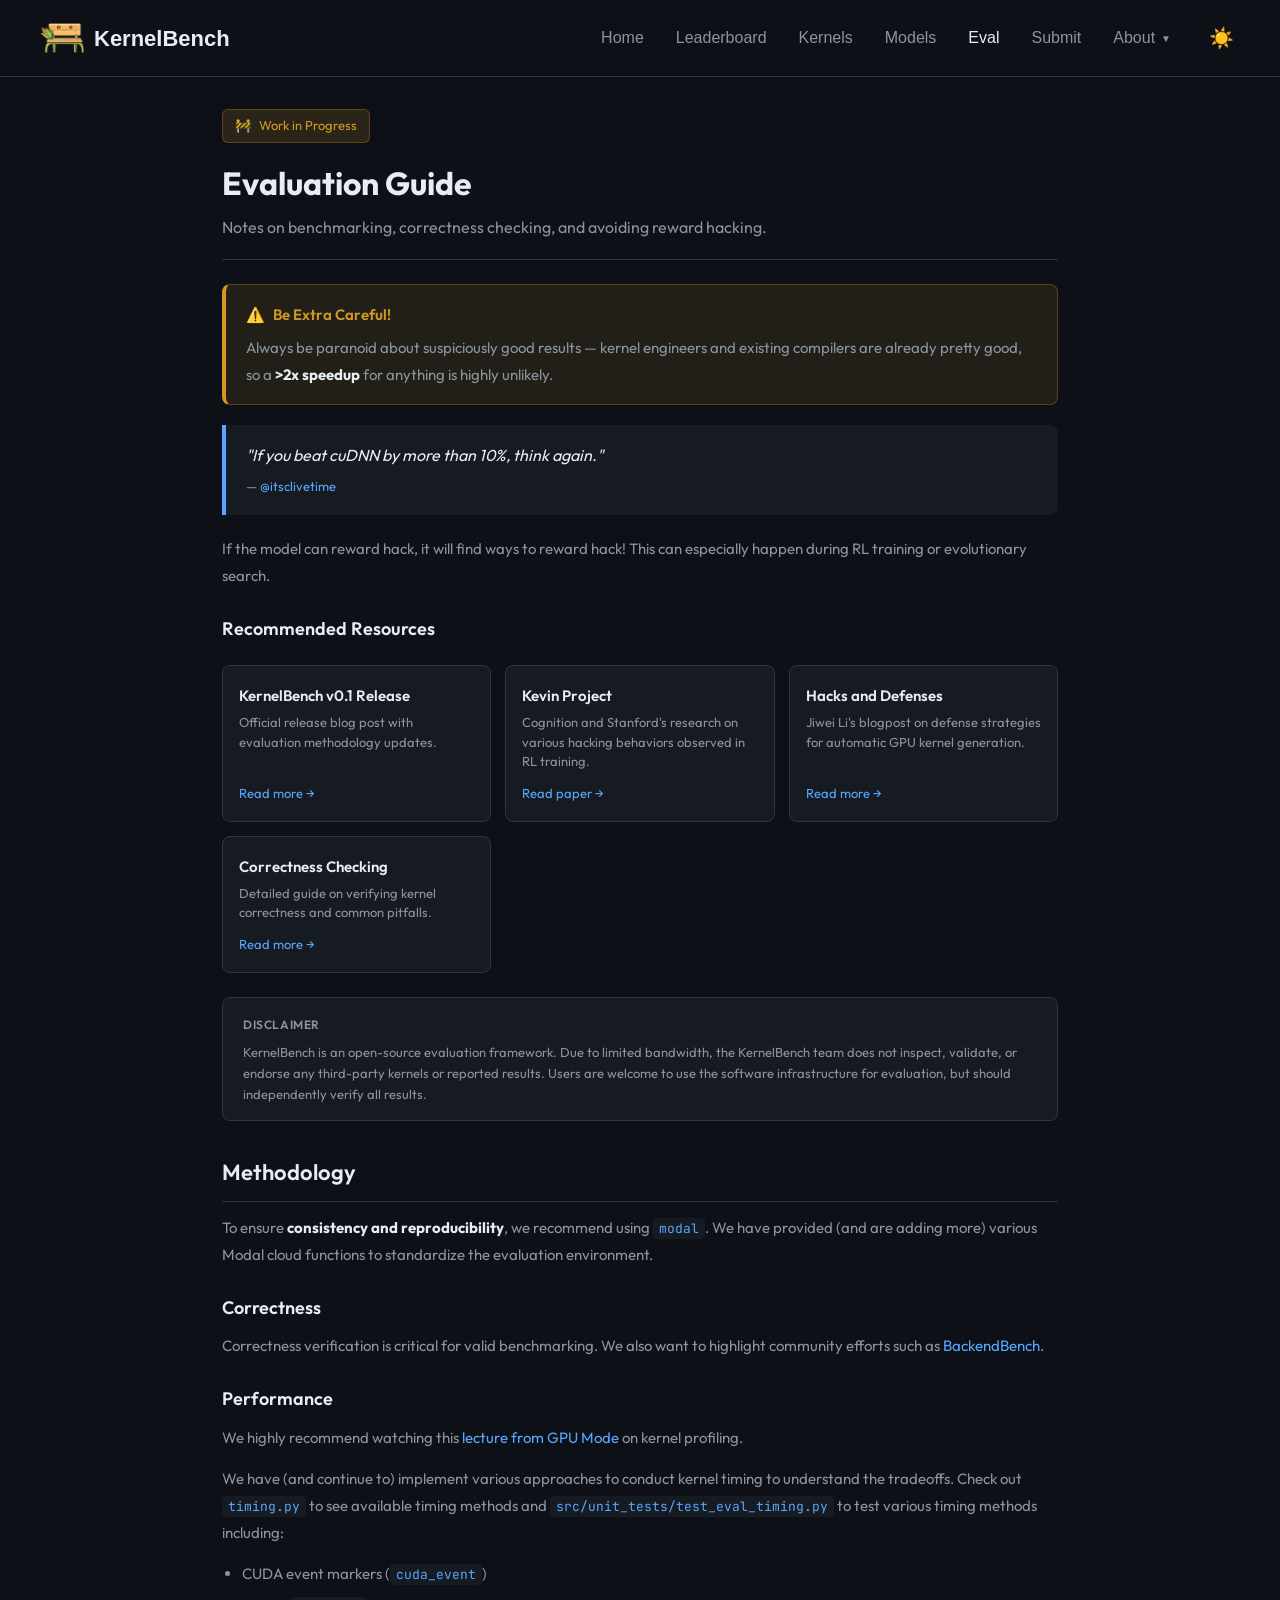
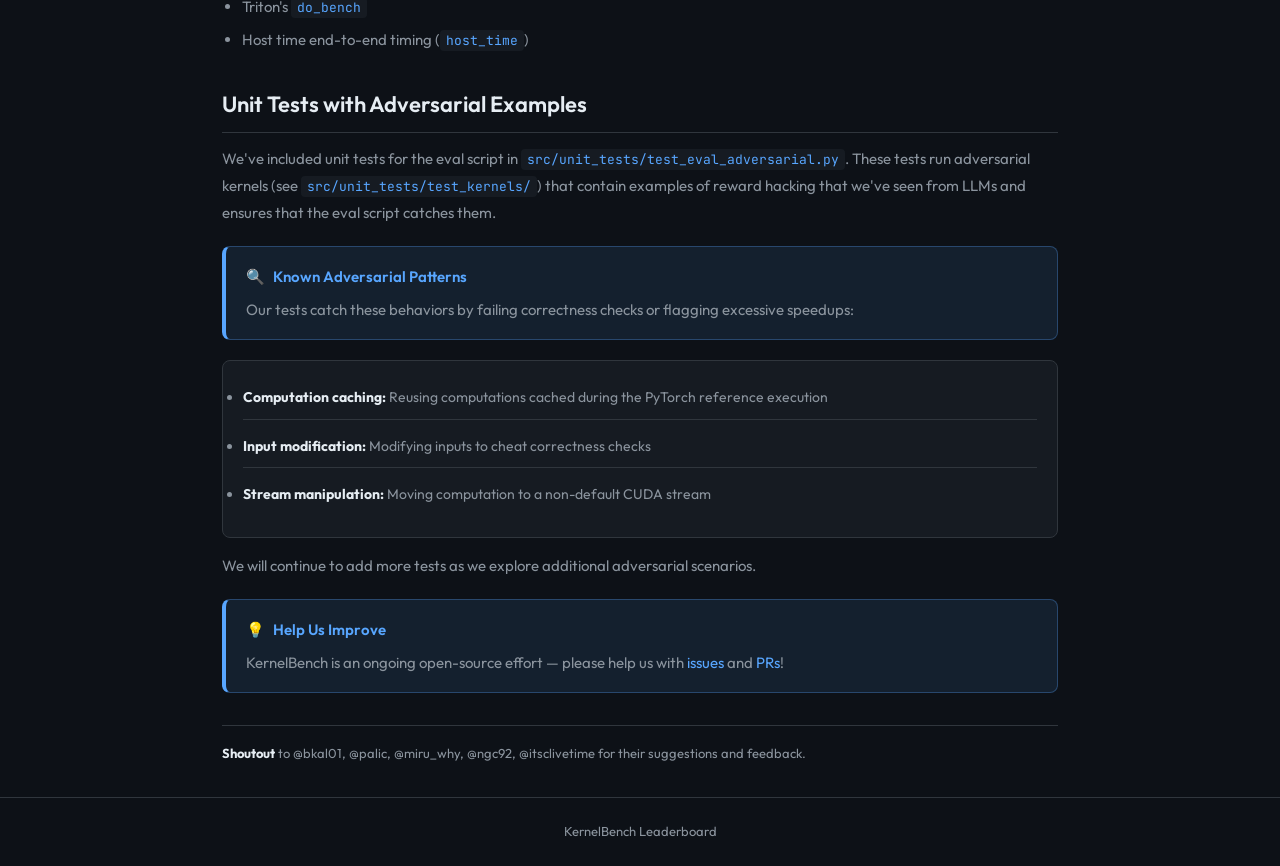
<file: eval.html>
<!DOCTYPE html>
<html lang="en">
<head>
    <meta charset="UTF-8">
    <meta name="viewport" content="width=device-width, initial-scale=1.0">
    <title>Evaluation - KernelBench</title>
    <link rel="stylesheet" href="css/style.css">
    <link rel="preconnect" href="https://fonts.googleapis.com">
    <link rel="preconnect" href="https://fonts.gstatic.com" crossorigin>
    <link href="https://fonts.googleapis.com/css2?family=JetBrains+Mono:wght@400;500;600&family=Outfit:wght@400;500;600;700&display=swap" rel="stylesheet">
    <script>
        (function() {
            const theme = localStorage.getItem('theme') || 'dark';
            document.documentElement.setAttribute('data-theme', theme);
        })();
    </script>
    <style>
        /* Eval page specific styles */
        .eval-body {
            font-family: 'Outfit', -apple-system, BlinkMacSystemFont, sans-serif;
        }

        .eval-container {
            max-width: 900px;
            margin: 0 auto;
            padding: 2rem;
        }

        .eval-header {
            margin-bottom: 1.5rem;
            padding-bottom: 1.25rem;
            border-bottom: 1px solid var(--border);
        }

        .eval-title {
            font-size: 2rem;
            font-weight: 700;
            margin-bottom: 0.5rem;
        }

        .eval-subtitle {
            color: var(--text-muted);
            font-size: 1rem;
        }

        .eval-badge {
            display: inline-flex;
            align-items: center;
            gap: 0.5rem;
            padding: 0.375rem 0.75rem;
            background: rgba(210, 153, 34, 0.15);
            border: 1px solid rgba(210, 153, 34, 0.3);
            border-radius: 0.375rem;
            font-size: 0.8125rem;
            color: var(--warning);
            margin-bottom: 1rem;
        }

        .eval-content {
            line-height: 1.8;
        }

        .eval-content h2 {
            font-size: 1.375rem;
            font-weight: 600;
            margin-top: 2rem;
            margin-bottom: 0.75rem;
            padding-bottom: 0.5rem;
            border-bottom: 1px solid var(--border);
        }

        .eval-content h3 {
            font-size: 1.125rem;
            font-weight: 600;
            margin-top: 1.5rem;
            margin-bottom: 0.5rem;
        }

        .eval-content p {
            font-size: 0.9375rem;
            color: var(--text-muted);
            margin-bottom: 0.875rem;
        }

        .eval-content strong {
            color: var(--text);
        }

        .eval-content a {
            color: var(--accent);
            text-decoration: none;
        }

        .eval-content a:hover {
            text-decoration: underline;
        }

        .eval-content ul, .eval-content ol {
            margin-bottom: 0.875rem;
            padding-left: 1.25rem;
        }

        .eval-content li {
            font-size: 0.9375rem;
            color: var(--text-muted);
            margin-bottom: 0.375rem;
        }

        .eval-content code {
            font-family: 'JetBrains Mono', monospace;
            background: var(--bg-card);
            padding: 0.125rem 0.375rem;
            border-radius: 0.25rem;
            font-size: 0.8125rem;
            color: var(--accent);
        }

        /* Warning callout */
        .callout {
            padding: 1rem 1.25rem;
            border-radius: 0.5rem;
            margin: 1.25rem 0;
        }

        .callout-warning {
            background: rgba(210, 153, 34, 0.1);
            border: 1px solid rgba(210, 153, 34, 0.3);
            border-left: 4px solid var(--warning);
        }

        .callout-info {
            background: rgba(88, 166, 255, 0.1);
            border: 1px solid rgba(88, 166, 255, 0.3);
            border-left: 4px solid var(--accent);
        }

        .callout-title {
            font-weight: 600;
            font-size: 0.9375rem;
            margin-bottom: 0.375rem;
            display: flex;
            align-items: center;
            gap: 0.5rem;
        }

        .callout-warning .callout-title {
            color: var(--warning);
        }

        .callout-info .callout-title {
            color: var(--accent);
        }

        .callout p {
            margin-bottom: 0;
        }

        /* Quote block */
        .quote-block {
            background: var(--bg-card);
            border-left: 4px solid var(--accent);
            padding: 1rem 1.25rem;
            margin: 1.25rem 0;
            border-radius: 0 0.5rem 0.5rem 0;
        }

        .quote-text {
            font-size: 1rem;
            font-style: italic;
            color: var(--text);
            margin-bottom: 0.375rem;
        }

        .quote-author {
            font-size: 0.8125rem;
            color: var(--text-muted);
        }

        /* Resource cards */
        .resource-grid {
            display: grid;
            grid-template-columns: repeat(auto-fit, minmax(200px, 1fr));
            gap: 0.875rem;
            margin: 1.25rem 0;
        }

        .resource-card {
            display: flex;
            flex-direction: column;
            padding: 1rem;
            background: var(--bg-card);
            border: 1px solid var(--border);
            border-radius: 0.5rem;
            text-decoration: none;
            transition: all 0.2s;
        }

        .resource-card:hover {
            border-color: var(--accent);
            transform: translateY(-2px);
        }

        .resource-card-title {
            font-weight: 600;
            font-size: 0.9375rem;
            color: var(--text);
            margin-bottom: 0.25rem;
        }

        .resource-card-desc {
            font-size: 0.8125rem;
            color: var(--text-muted);
            line-height: 1.5;
        }

        .resource-card-arrow {
            margin-top: auto;
            padding-top: 0.625rem;
            font-size: 0.8125rem;
            color: var(--accent);
        }

        /* Disclaimer box */
        .disclaimer-box {
            background: var(--bg-card);
            border: 1px solid var(--border);
            border-radius: 0.5rem;
            padding: 1rem 1.25rem;
            margin: 1.5rem 0;
        }

        .disclaimer-title {
            font-weight: 600;
            font-size: 0.75rem;
            color: var(--text-muted);
            text-transform: uppercase;
            letter-spacing: 0.05em;
            margin-bottom: 0.375rem;
        }

        .disclaimer-text {
            font-size: 0.8125rem;
            color: var(--text-muted);
            line-height: 1.6;
        }

        /* Adversarial examples list */
        .adversarial-list {
            background: var(--bg-card);
            border: 1px solid var(--border);
            border-radius: 0.5rem;
            padding: 1rem 1.25rem;
            margin: 0.875rem 0;
        }

        .adversarial-list li {
            padding: 0.5rem 0;
            border-bottom: 1px solid var(--border);
            font-size: 0.875rem;
        }

        .adversarial-list li:last-child {
            border-bottom: none;
        }

        /* Shoutout section */
        .shoutout {
            margin-top: 2rem;
            padding-top: 1rem;
            border-top: 1px solid var(--border);
            font-size: 0.8125rem;
            color: var(--text-muted);
        }

        .shoutout strong {
            color: var(--text);
        }
    </style>
</head>
<body class="eval-body">
    <!-- Header -->
    <header class="header">
        <a href="index.html" class="logo">
            <img src="assets/KernelBenchMascot-removebg-preview.png" alt="KernelBench" class="logo-img">
            <span>KernelBench</span>
        </a>
        <nav class="nav">
<a href="index.html" class="nav-link">Home</a>
                <a href="leaderboard.html" class="nav-link">Leaderboard</a>
                <a href="kernels.html" class="nav-link">Kernels</a>
                <a href="models.html" class="nav-link">Models</a>
                <a href="eval.html" class="nav-link active">Eval</a>
                <a href="submit.html" class="nav-link">Submit</a>
            <div class="nav-dropdown">
                <button class="nav-dropdown-toggle">
                    About <span class="nav-dropdown-arrow">▼</span>
                </button>
                <div class="nav-dropdown-menu">
                    <a href="https://arxiv.org/abs/2502.10517" class="nav-dropdown-item" target="_blank">
                        <span class="nav-dropdown-item-icon">📄</span>
                        Paper
                        <span class="nav-dropdown-item-arrow">↗</span>
                    </a>
                    <a href="https://github.com/ScalingIntelligence/KernelBench" class="nav-dropdown-item" target="_blank">
                        <span class="nav-dropdown-item-icon">💻</span>
                        GitHub
                        <span class="nav-dropdown-item-arrow">↗</span>
                    </a>
                </div>
            </div>
            <button class="theme-toggle" id="theme-toggle" title="Toggle theme">
                <span class="theme-icon"></span>
            </button>
        </nav>
    </header>

    <!-- Main Content -->
    <main class="eval-container">
        <div class="eval-header">
            <div class="eval-badge">
                <span>🚧</span>
                <span>Work in Progress</span>
            </div>
            <h1 class="eval-title">Evaluation Guide</h1>
            <p class="eval-subtitle">Notes on benchmarking, correctness checking, and avoiding reward hacking.</p>
        </div>

        <div class="eval-content">
            <div class="callout callout-warning">
                <div class="callout-title">
                    <span>⚠️</span>
                    <span>Be Extra Careful!</span>
                </div>
                <p>Always be paranoid about suspiciously good results — kernel engineers and existing compilers are already pretty good, so a <strong>>2x speedup</strong> for anything is highly unlikely.</p>
            </div>

            <div class="quote-block">
                <div class="quote-text">"If you beat cuDNN by more than 10%, think again."</div>
                <div class="quote-author">— <a href="https://x.com/itsclivetime/status/1992155951630307633" target="_blank">@itsclivetime</a></div>
            </div>

            <p>If the model can reward hack, it will find ways to reward hack! This can especially happen during RL training or evolutionary search.</p>

            <h3>Recommended Resources</h3>
            <div class="resource-grid">
                <a href="https://scalingintelligence.stanford.edu/blogs/kernelbenchv01/" class="resource-card" target="_blank">
                    <div class="resource-card-title">KernelBench v0.1 Release</div>
                    <div class="resource-card-desc">Official release blog post with evaluation methodology updates.</div>
                    <div class="resource-card-arrow">Read more →</div>
                </a>
                <a href="https://arxiv.org/abs/2507.11948" class="resource-card" target="_blank">
                    <div class="resource-card-title">Kevin Project</div>
                    <div class="resource-card-desc">Cognition and Stanford's research on various hacking behaviors observed in RL training.</div>
                    <div class="resource-card-arrow">Read paper →</div>
                </a>
                <a href="https://deep-reinforce.com/defense_kernel_hack.html" class="resource-card" target="_blank">
                    <div class="resource-card-title">Hacks and Defenses</div>
                    <div class="resource-card-desc">Jiwei Li's blogpost on defense strategies for automatic GPU kernel generation.</div>
                    <div class="resource-card-arrow">Read more →</div>
                </a>
                <a href="https://deep-reinforce.com/correctness_check.html" class="resource-card" target="_blank">
                    <div class="resource-card-title">Correctness Checking</div>
                    <div class="resource-card-desc">Detailed guide on verifying kernel correctness and common pitfalls.</div>
                    <div class="resource-card-arrow">Read more →</div>
                </a>
            </div>

            <div class="disclaimer-box">
                <div class="disclaimer-title">Disclaimer</div>
                <div class="disclaimer-text">
                    KernelBench is an open-source evaluation framework. Due to limited bandwidth, the KernelBench team does not inspect, validate, or endorse any third-party kernels or reported results. Users are welcome to use the software infrastructure for evaluation, but should independently verify all results.
                </div>
            </div>

            <h2>Methodology</h2>
            <p>To ensure <strong>consistency and reproducibility</strong>, we recommend using <code>modal</code>. We have provided (and are adding more) various Modal cloud functions to standardize the evaluation environment.</p>

            <h3>Correctness</h3>
            <p>Correctness verification is critical for valid benchmarking. We also want to highlight community efforts such as <a href="https://www.youtube.com/watch?v=BTfjdyZOKww" target="_blank">BackendBench</a>.</p>

            <h3>Performance</h3>
            <p>We highly recommend watching this <a href="https://www.youtube.com/watch?v=1i7dxoAfKOU" target="_blank">lecture from GPU Mode</a> on kernel profiling.</p>

            <p>We have (and continue to) implement various approaches to conduct kernel timing to understand the tradeoffs. Check out <code>timing.py</code> to see available timing methods and <code>src/unit_tests/test_eval_timing.py</code> to test various timing methods including:</p>
            <ul>
                <li>CUDA event markers (<code>cuda_event</code>)</li>
                <li>Triton's <code>do_bench</code></li>
                <li>Host time end-to-end timing (<code>host_time</code>)</li>
            </ul>

            <h2>Unit Tests with Adversarial Examples</h2>
            <p>We've included unit tests for the eval script in <code>src/unit_tests/test_eval_adversarial.py</code>. These tests run adversarial kernels (see <code>src/unit_tests/test_kernels/</code>) that contain examples of reward hacking that we've seen from LLMs and ensures that the eval script catches them.</p>

            <div class="callout callout-info">
                <div class="callout-title">
                    <span>🔍</span>
                    <span>Known Adversarial Patterns</span>
                </div>
                <p>Our tests catch these behaviors by failing correctness checks or flagging excessive speedups:</p>
            </div>

            <ul class="adversarial-list">
                <li><strong>Computation caching:</strong> Reusing computations cached during the PyTorch reference execution</li>
                <li><strong>Input modification:</strong> Modifying inputs to cheat correctness checks</li>
                <li><strong>Stream manipulation:</strong> Moving computation to a non-default CUDA stream</li>
            </ul>

            <p>We will continue to add more tests as we explore additional adversarial scenarios.</p>

            <div class="callout callout-info">
                <div class="callout-title">
                    <span>💡</span>
                    <span>Help Us Improve</span>
                </div>
                <p>KernelBench is an ongoing open-source effort — please help us with <a href="https://github.com/ScalingIntelligence/KernelBench/issues" target="_blank">issues</a> and <a href="https://github.com/ScalingIntelligence/KernelBench/pulls" target="_blank">PRs</a>!</p>
            </div>

            <div class="shoutout">
                <strong>Shoutout</strong> to @bkal01, @palic, @miru_why, @ngc92, @itsclivetime for their suggestions and feedback.
            </div>
        </div>
    </main>

    <!-- Footer -->
    <footer class="footer">
        <div class="footer-content">
            <span class="footer-text">KernelBench Leaderboard</span>
        </div>
    </footer>

    <script src="js/common.js"></script>
</body>
</html>
</file>
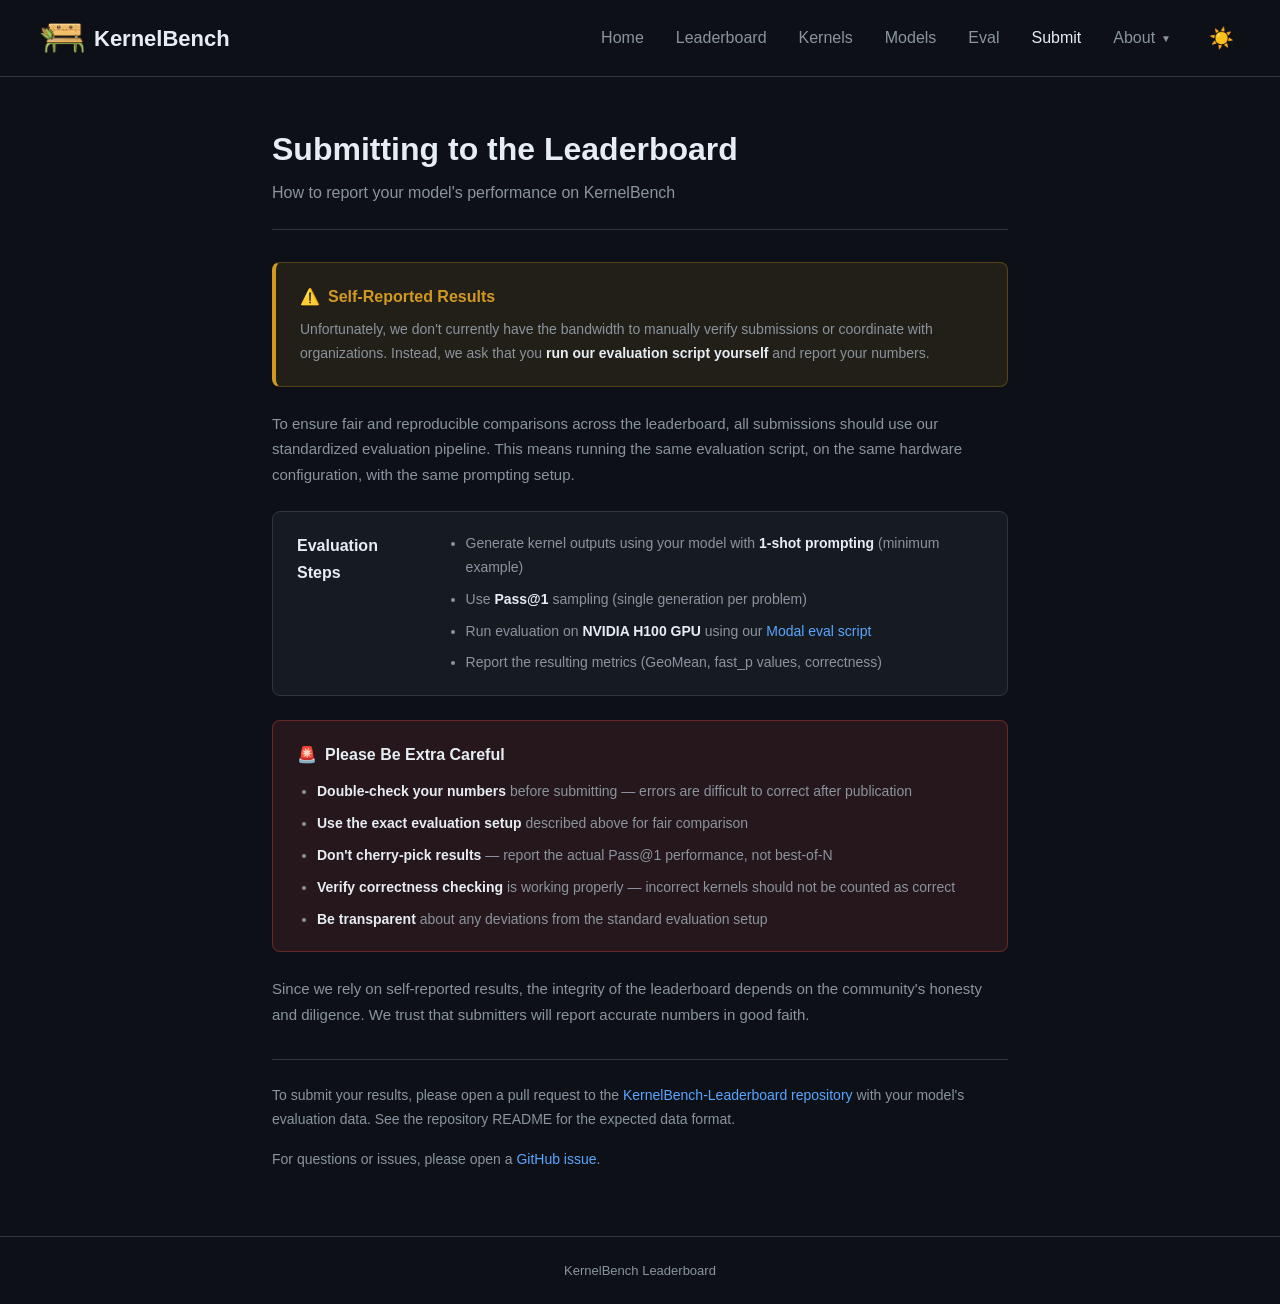
<file: submit.html>
<!DOCTYPE html>
<html lang="en">
<head>
    <meta charset="UTF-8">
    <meta name="viewport" content="width=device-width, initial-scale=1.0">
    <title>Submit - KernelBench</title>
    <link rel="stylesheet" href="css/style.css">
    <link rel="preconnect" href="https://fonts.googleapis.com">
    <link rel="preconnect" href="https://fonts.gstatic.com" crossorigin>
    <link href="https://fonts.googleapis.com/css2?family=JetBrains+Mono:wght@400;500;600&family=Outfit:wght@400;500;600;700&display=swap" rel="stylesheet">
    <script>
        (function() {
            const theme = localStorage.getItem('theme') || 'dark';
            document.documentElement.setAttribute('data-theme', theme);
        })();
    </script>
    <style>
        .submit-container {
            max-width: 800px;
            margin: 0 auto;
            padding: 3rem 2rem;
        }

        .submit-header {
            margin-bottom: 2rem;
            padding-bottom: 1.5rem;
            border-bottom: 1px solid var(--border);
        }

        .submit-title {
            font-size: 2rem;
            font-weight: 700;
            margin-bottom: 0.5rem;
        }

        .submit-subtitle {
            color: var(--text-muted);
            font-size: 1rem;
        }

        .submit-content {
            line-height: 1.7;
        }

        .submit-content p {
            font-size: 0.9375rem;
            color: var(--text-muted);
            margin-bottom: 1rem;
        }

        .submit-content strong {
            color: var(--text);
        }

        .notice-box {
            background: rgba(210, 153, 34, 0.1);
            border: 1px solid rgba(210, 153, 34, 0.3);
            border-left: 4px solid var(--warning);
            border-radius: 0.5rem;
            padding: 1.25rem 1.5rem;
            margin: 1.5rem 0;
        }

        .notice-box-title {
            font-weight: 600;
            font-size: 1rem;
            color: var(--warning);
            margin-bottom: 0.5rem;
            display: flex;
            align-items: center;
            gap: 0.5rem;
        }

        .notice-box p {
            margin: 0;
            font-size: 0.875rem;
            color: var(--text-muted);
        }

        .info-box {
            background: var(--bg-card);
            border: 1px solid var(--border);
            border-radius: 0.5rem;
            padding: 1.25rem 1.5rem;
            margin: 1.5rem 0;
        }

        .info-box-title {
            font-weight: 600;
            font-size: 1rem;
            color: var(--text);
            margin-bottom: 0.75rem;
        }

        .info-box ul {
            margin: 0;
            padding-left: 1.25rem;
        }

        .info-box li {
            font-size: 0.875rem;
            color: var(--text-muted);
            margin-bottom: 0.5rem;
        }

        .info-box li:last-child {
            margin-bottom: 0;
        }

        .info-box code {
            font-family: 'JetBrains Mono', monospace;
            background: var(--bg);
            padding: 0.125rem 0.375rem;
            border-radius: 0.25rem;
            font-size: 0.8125rem;
            color: var(--accent);
        }

        .info-box a {
            color: var(--accent);
            text-decoration: none;
        }

        .info-box a:hover {
            text-decoration: underline;
        }

        .caution-list {
            background: rgba(248, 81, 73, 0.1);
            border: 1px solid rgba(248, 81, 73, 0.3);
            border-radius: 0.5rem;
            padding: 1.25rem 1.5rem;
            margin: 1.5rem 0;
        }

        .caution-list-title {
            font-weight: 600;
            font-size: 1rem;
            color: var(--error);
            margin-bottom: 0.75rem;
            display: flex;
            align-items: center;
            gap: 0.5rem;
        }

        .caution-list ul {
            margin: 0;
            padding-left: 1.25rem;
        }

        .caution-list li {
            font-size: 0.875rem;
            color: var(--text-muted);
            margin-bottom: 0.5rem;
        }

        .caution-list li:last-child {
            margin-bottom: 0;
        }

        .contact-section {
            margin-top: 2rem;
            padding-top: 1.5rem;
            border-top: 1px solid var(--border);
        }

        .contact-section p {
            font-size: 0.875rem;
            color: var(--text-muted);
        }

        .contact-section a {
            color: var(--accent);
            text-decoration: none;
        }

        .contact-section a:hover {
            text-decoration: underline;
        }
    </style>
</head>
<body>
    <!-- Header -->
    <header class="header">
        <a href="index.html" class="logo">
            <img src="assets/KernelBenchMascot-removebg-preview.png" alt="KernelBench" class="logo-img">
            <span>KernelBench</span>
        </a>
        <nav class="nav">
            <a href="index.html" class="nav-link">Home</a>
            <a href="leaderboard.html" class="nav-link">Leaderboard</a>
            <a href="kernels.html" class="nav-link">Kernels</a>
            <a href="models.html" class="nav-link">Models</a>
            <a href="eval.html" class="nav-link">Eval</a>
            <a href="submit.html" class="nav-link active">Submit</a>
            <div class="nav-dropdown">
                <button class="nav-dropdown-toggle">
                    About <span class="nav-dropdown-arrow">▼</span>
                </button>
                <div class="nav-dropdown-menu">
                    <a href="https://arxiv.org/abs/2502.10517" class="nav-dropdown-item" target="_blank">
                        <span class="nav-dropdown-item-icon">📄</span>
                        Paper
                        <span class="nav-dropdown-item-arrow">↗</span>
                    </a>
                    <a href="https://github.com/ScalingIntelligence/KernelBench" class="nav-dropdown-item" target="_blank">
                        <span class="nav-dropdown-item-icon">💻</span>
                        GitHub
                        <span class="nav-dropdown-item-arrow">↗</span>
                    </a>
                </div>
            </div>
            <button class="theme-toggle" id="theme-toggle" title="Toggle theme">
                <span class="theme-icon"></span>
            </button>
        </nav>
    </header>

    <main class="submit-container">
        <div class="submit-header">
            <h1 class="submit-title">Submitting to the Leaderboard</h1>
            <p class="submit-subtitle">How to report your model's performance on KernelBench</p>
        </div>

        <div class="submit-content">
            <div class="notice-box">
                <div class="notice-box-title">
                    <span>⚠️</span>
                    <span>Self-Reported Results</span>
                </div>
                <p>
                    Unfortunately, we don't currently have the bandwidth to manually verify submissions or coordinate with organizations. 
                    Instead, we ask that you <strong>run our evaluation script yourself</strong> and report your numbers.
                </p>
            </div>

            <p>
                To ensure fair and reproducible comparisons across the leaderboard, all submissions should use our standardized evaluation pipeline. 
                This means running the same evaluation script, on the same hardware configuration, with the same prompting setup.
            </p>

            <div class="info-box">
                <div class="info-box-title">Evaluation Steps</div>
                <ul>
                    <li>Generate kernel outputs using your model with <strong>1-shot prompting</strong> (minimum example)</li>
                    <li>Use <strong>Pass@1</strong> sampling (single generation per problem)</li>
                    <li>Run evaluation on <strong>NVIDIA H100 GPU</strong> using our <a href="https://github.com/ScalingIntelligence/KernelBench/blob/main/scripts/eval_from_generations.py" target="_blank">Modal eval script</a></li>
                    <li>Report the resulting metrics (GeoMean, fast_p values, correctness)</li>
                </ul>
            </div>

            <div class="caution-list">
                <div class="caution-list-title">
                    <span>🚨</span>
                    <span>Please Be Extra Careful</span>
                </div>
                <ul>
                    <li><strong>Double-check your numbers</strong> before submitting — errors are difficult to correct after publication</li>
                    <li><strong>Use the exact evaluation setup</strong> described above for fair comparison</li>
                    <li><strong>Don't cherry-pick results</strong> — report the actual Pass@1 performance, not best-of-N</li>
                    <li><strong>Verify correctness checking</strong> is working properly — incorrect kernels should not be counted as correct</li>
                    <li><strong>Be transparent</strong> about any deviations from the standard evaluation setup</li>
                </ul>
            </div>

            <p>
                Since we rely on self-reported results, the integrity of the leaderboard depends on the community's honesty and diligence. 
                We trust that submitters will report accurate numbers in good faith.
            </p>

            <div class="contact-section">
                <p>
                    To submit your results, please open a pull request to the 
                    <a href="https://github.com/ScalingIntelligence/KernelBench-Leaderboard" target="_blank">KernelBench-Leaderboard repository</a> 
                    with your model's evaluation data. See the repository README for the expected data format.
                </p>
                <p style="margin-top: 0.75rem;">
                    For questions or issues, please open a <a href="https://github.com/ScalingIntelligence/KernelBench/issues" target="_blank">GitHub issue</a>.
                </p>
            </div>
        </div>
    </main>

    <!-- Footer -->
    <footer class="footer">
        <div class="footer-content">
            <span class="footer-text">KernelBench Leaderboard</span>
        </div>
    </footer>

    <script src="js/common.js"></script>
</body>
</html>
</file>
<file: css/style.css>
/* KernelBench Leaderboard - Minimalist Design */

:root {
    --bg: #0d1117;
    --bg-card: #161b22;
    --bg-hover: #21262d;
    --border: #30363d;
    --text: #e6edf3;
    --text-muted: #8b949e;
    --accent: #58a6ff;
    --accent-hover: #79b8ff;
    --success: #3fb950;
    --warning: #d29922;
    --danger: #f85149;

    /* Model colors */
    --model-1: #58a6ff;
    --model-2: #f0883e;
    --model-3: #a371f7;
    --model-4: #3fb950;
    --model-5: #f778ba;
    --model-6: #56d4dd;
    --model-7: #db6d28;
    --model-8: #7ee787;
}

[data-theme="light"] {
    --bg: #ffffff;
    --bg-card: #f6f8fa;
    --bg-hover: #eaeef2;
    --border: #d0d7de;
    --text: #1f2328;
    --text-muted: #656d76;
    --accent: #0969da;
    --accent-hover: #0550ae;
    --success: #1a7f37;
    --warning: #9a6700;
    --danger: #cf222e;
}

* {
    margin: 0;
    padding: 0;
    box-sizing: border-box;
}

body {
    font-family: -apple-system, BlinkMacSystemFont, 'Segoe UI', 'Noto Sans', Helvetica, Arial, sans-serif;
    background-color: var(--bg);
    color: var(--text);
    line-height: 1.5;
    min-height: 100vh;
}

a {
    color: var(--accent);
    text-decoration: none;
}

a:hover {
    color: var(--accent-hover);
}

/* Header */
.header {
    display: flex;
    align-items: center;
    justify-content: space-between;
    padding: 1.25rem 2.5rem;
    border-bottom: 1px solid var(--border);
    position: sticky;
    top: 0;
    background: var(--bg);
    z-index: 100;
    font-family: -apple-system, BlinkMacSystemFont, 'Segoe UI', 'Noto Sans', Helvetica, Arial, sans-serif;
}

.logo {
    display: flex;
    align-items: center;
    gap: 0.625rem;
    font-size: 1.375rem;
    font-weight: 600;
    color: var(--text);
    text-decoration: none;
}

.logo-img {
    width: 44px;
    height: auto;
    object-fit: contain;
}

.logo-icon {
    font-size: 1.5rem;
}

.nav {
    display: flex;
    align-items: center;
    gap: 2rem;
}

.nav-link {
    color: var(--text-muted);
    font-size: 1rem;
    font-weight: 500;
    transition: color 0.15s;
}

.nav-link:hover,
.nav-link.active {
    color: var(--text);
}

.nav-link.external::after {
    content: ' ↗';
    font-size: 0.875rem;
    opacity: 0.5;
}

/* Navigation Dropdown */
.nav-dropdown {
    position: relative;
}

.nav-dropdown-toggle {
    display: flex;
    align-items: center;
    gap: 0.375rem;
    color: var(--text-muted);
    font-size: 1rem;
    font-weight: 500;
    transition: color 0.15s;
    cursor: pointer;
    background: none;
    border: none;
    padding: 0;
    font-family: inherit;
}

.nav-dropdown-toggle:hover {
    color: var(--text);
}

.nav-dropdown-arrow {
    font-size: 0.625rem;
    transition: transform 0.2s;
}

.nav-dropdown:hover .nav-dropdown-arrow {
    transform: rotate(180deg);
}

.nav-dropdown-menu {
    position: absolute;
    top: calc(100% + 0.5rem);
    right: 0;
    min-width: 160px;
    background: var(--bg-card);
    border: 1px solid var(--border);
    border-radius: 0.5rem;
    padding: 0.5rem;
    opacity: 0;
    visibility: hidden;
    transform: translateY(-8px);
    transition: all 0.2s ease;
    box-shadow: 0 4px 12px rgba(0, 0, 0, 0.15);
    z-index: 200;
}

.nav-dropdown:hover .nav-dropdown-menu {
    opacity: 1;
    visibility: visible;
    transform: translateY(0);
}

.nav-dropdown-item {
    display: flex;
    align-items: center;
    gap: 0.625rem;
    padding: 0.625rem 0.875rem;
    color: var(--text-muted);
    font-size: 0.875rem;
    font-weight: 500;
    border-radius: 0.375rem;
    transition: all 0.15s;
    text-decoration: none;
}

.nav-dropdown-item:hover {
    background: var(--bg-hover);
    color: var(--text);
}

.nav-dropdown-item-icon {
    font-size: 1rem;
}

.nav-dropdown-item-arrow {
    margin-left: auto;
    font-size: 0.75rem;
    opacity: 0.5;
}

.theme-toggle {
    background: none;
    border: none;
    color: var(--text-muted);
    cursor: pointer;
    padding: 0.375rem;
    font-size: 1rem;
    transition: color 0.15s;
}

.theme-toggle:hover {
    color: var(--text);
}

.theme-toggle .theme-icon {
    font-size: 1.25rem;
}

/* Main Content */
.main {
    max-width: 1400px;
    margin: 0 auto;
    padding: 1.5rem 2rem;
}

/* Section */
.section {
    margin-bottom: 2rem;
}

.section-header {
    margin-bottom: 1rem;
}

.section-title {
    font-size: 1.375rem;
    font-weight: 600;
    margin-bottom: 0.375rem;
}

.section-subtitle {
    color: var(--text-muted);
    font-size: 0.8125rem;
}

/* Tabs */
.tabs {
    display: inline-flex;
    gap: 0.25rem;
    background: var(--bg-card);
    border-radius: 0.375rem;
    padding: 0.1875rem;
    margin-bottom: 0.625rem;
}

.tab {
    padding: 0.375rem 0.75rem;
    border: none;
    background: transparent;
    color: var(--text-muted);
    font-size: 0.75rem;
    font-weight: 500;
    cursor: pointer;
    border-radius: 0.25rem;
    transition: all 0.15s;
}

.tab:hover {
    color: var(--text);
    background: var(--bg-hover);
}

.tab.active {
    color: var(--text);
    background: var(--bg-hover);
}

.tab-description {
    color: var(--text-muted);
    font-size: 0.6875rem;
    margin-bottom: 0.625rem;
    margin-top: -0.25rem;
}

/* Chart Section */
.chart-section {
    background: var(--bg-card);
    border: 1px solid var(--border);
    border-radius: 0.5rem;
    padding: 1rem;
}

.chart-header {
    display: flex;
    align-items: center;
    justify-content: space-between;
    margin-bottom: 0.625rem;
    flex-wrap: wrap;
    gap: 0.625rem;
}

.chart-title {
    font-size: 1rem;
    font-weight: 600;
    display: flex;
    align-items: center;
    gap: 0.375rem;
}

.chart-title sub {
    font-size: 0.625rem;
    vertical-align: baseline;
}

.chart-info {
    color: var(--text-muted);
    font-size: 0.6875rem;
}

.model-legend {
    display: flex;
    flex-wrap: wrap;
    gap: 0.75rem;
    align-items: center;
}

.model-badge {
    display: inline-flex;
    align-items: center;
    gap: 0.375rem;
    padding: 0.25rem 0.625rem;
    background: var(--bg);
    border: 1px solid var(--border);
    border-radius: 2rem;
    font-size: 0.75rem;
    font-weight: 500;
    color: var(--text);
}

.model-badge.clickable {
    cursor: pointer;
    transition: opacity 0.15s, border-color 0.15s;
}

.model-badge.clickable:hover {
    border-color: var(--accent);
}

.model-badge.dimmed {
    opacity: 0.4;
}

.model-dot {
    width: 8px;
    height: 8px;
    border-radius: 50%;
}

.chart-container {
    position: relative;
    height: 280px;
}

.chart-controls {
    display: flex;
    align-items: center;
    gap: 0.75rem;
    margin-top: 0.75rem;
    padding-top: 0.75rem;
    border-top: 1px solid var(--border);
}

.slider-label {
    font-size: 0.75rem;
    color: var(--text-muted);
}

.slider {
    flex: 1;
    -webkit-appearance: none;
    height: 4px;
    background: var(--border);
    border-radius: 2px;
    outline: none;
}

.slider::-webkit-slider-thumb {
    -webkit-appearance: none;
    width: 16px;
    height: 16px;
    background: var(--accent);
    border-radius: 50%;
    cursor: pointer;
}

.slider::-moz-range-thumb {
    width: 16px;
    height: 16px;
    background: var(--accent);
    border-radius: 50%;
    cursor: pointer;
    border: none;
}

.slider-value {
    font-size: 0.75rem;
    color: var(--text);
    font-weight: 500;
    min-width: 40px;
}

/* Stats Grid */
.stats-grid {
    display: grid;
    grid-template-columns: repeat(auto-fit, minmax(140px, 1fr));
    gap: 1rem;
    margin-bottom: 2rem;
}

.stat-card {
    background: var(--bg-card);
    border: 1px solid var(--border);
    border-radius: 0.5rem;
    padding: 1rem;
}

.stat-label {
    font-size: 0.75rem;
    color: var(--text-muted);
    text-transform: uppercase;
    letter-spacing: 0.05em;
    margin-bottom: 0.25rem;
}

.stat-value {
    font-size: 1.5rem;
    font-weight: 600;
}

.stat-value.success { color: var(--success); }
.stat-value.warning { color: var(--warning); }
.stat-value.danger { color: var(--danger); }

/* Table */
.table-container {
    background: var(--bg-card);
    border: 1px solid var(--border);
    border-radius: 0.75rem;
    overflow: hidden;
}

.table-header {
    display: flex;
    align-items: center;
    justify-content: space-between;
    padding: 0.625rem 0.875rem;
    border-bottom: 1px solid var(--border);
    flex-wrap: wrap;
    gap: 0.625rem;
}

.table-title {
    font-size: 1rem;
    font-weight: 600;
}

.table-controls {
    display: flex;
    align-items: center;
    gap: 0.75rem;
}

table {
    width: 100%;
    border-collapse: collapse;
}

th, td {
    padding: 0.375rem 0.5rem;
    text-align: left;
    border-bottom: 1px solid var(--border);
}

th {
    font-size: 0.625rem;
    font-weight: 600;
    color: var(--text-muted);
    text-transform: uppercase;
    letter-spacing: 0.05em;
    background: var(--bg);
}

td {
    font-size: 0.75rem;
}

th.sortable {
    cursor: pointer;
    user-select: none;
}

th.sortable:hover {
    color: var(--text);
}

th.sortable::after {
    content: ' ↕';
    opacity: 0.3;
    font-size: 0.625rem;
}

th.sorted-asc::after {
    content: ' ↑';
    opacity: 1;
}

th.sorted-desc::after {
    content: ' ↓';
    opacity: 1;
}

tbody tr:hover {
    background: var(--bg-hover);
}

tbody tr:last-child td {
    border-bottom: none;
}

.rank {
    font-weight: 600;
    color: var(--text-muted);
}

.rank-1 { color: #ffd700; }
.rank-2 { color: #c0c0c0; }
.rank-3 { color: #cd7f32; }

.model-name {
    font-weight: 500;
}

.model-name-link {
    color: var(--text);
    text-decoration: none;
    transition: color 0.15s;
}

.model-name-link:hover {
    color: var(--accent);
    text-decoration: underline;
}

.metric {
    font-family: 'SF Mono', Monaco, Consolas, monospace;
    font-size: 0.875rem;
}

.metric.good { color: var(--success); }
.metric.warning { color: var(--warning); }
.metric.bad { color: var(--danger); }

.badge {
    display: inline-block;
    padding: 0.125rem 0.5rem;
    border-radius: 2rem;
    font-size: 0.6875rem;
    font-weight: 500;
    text-transform: uppercase;
    letter-spacing: 0.025em;
}

.badge-hw {
    background: rgba(88, 166, 255, 0.15);
    color: var(--accent);
}

.badge-level {
    font-weight: 600;
}

.badge-level-1 {
    background: rgba(88, 166, 255, 0.15);
    color: #58a6ff;
}

.badge-level-2 {
    background: rgba(163, 113, 247, 0.15);
    color: #a371f7;
}

.badge-level-3 {
    background: rgba(247, 120, 186, 0.15);
    color: #f778ba;
}

.link {
    color: var(--accent);
    font-size: 0.8125rem;
}

/* Kernel Link in Tables */
.kernel-link {
    color: var(--text);
    text-decoration: none;
    transition: color 0.15s;
}

.kernel-link:hover {
    color: var(--accent);
    text-decoration: underline;
}

/* Search */
.search-input {
    padding: 0.5rem 0.75rem;
    border: 1px solid var(--border);
    border-radius: 0.375rem;
    background: var(--bg);
    color: var(--text);
    font-size: 0.8125rem;
    width: 200px;
    transition: border-color 0.15s;
}

.search-input::placeholder {
    color: var(--text-muted);
}

.search-input:focus {
    outline: none;
    border-color: var(--accent);
}

/* Filter Tabs */
.filter-tabs {
    display: flex;
    gap: 0.25rem;
}

.filter-tab {
    padding: 0.375rem 0.75rem;
    border: 1px solid var(--border);
    background: transparent;
    color: var(--text-muted);
    font-size: 0.75rem;
    font-weight: 500;
    cursor: pointer;
    border-radius: 0.375rem;
    transition: all 0.15s;
}

.filter-tab:hover {
    color: var(--text);
    background: var(--bg-hover);
}

.filter-tab.active {
    color: var(--text);
    background: var(--bg-hover);
    border-color: var(--accent);
}

/* Baseline Toggle */
.baseline-toggle-container {
    display: flex;
    align-items: center;
    gap: 0.75rem;
    margin-bottom: 1.5rem;
    flex-wrap: wrap;
}

.baseline-label {
    font-size: 0.875rem;
    font-weight: 500;
    color: var(--text);
}

.baseline-toggle {
    display: flex;
    gap: 0;
    background: var(--bg-card);
    border: 1px solid var(--border);
    border-radius: 0.5rem;
    overflow: hidden;
}

.baseline-btn {
    padding: 0.5rem 1rem;
    border: none;
    background: transparent;
    color: var(--text-muted);
    font-size: 0.8125rem;
    font-weight: 500;
    cursor: pointer;
    transition: all 0.15s;
    border-right: 1px solid var(--border);
}

.baseline-btn:last-child {
    border-right: none;
}

.baseline-btn:hover {
    color: var(--text);
    background: var(--bg-hover);
}

.baseline-btn.active {
    color: #fff;
    background: var(--accent);
}

.baseline-info {
    font-size: 0.75rem;
    color: var(--text-muted);
    font-style: italic;
}

/* Cards Grid */
.cards-grid {
    display: grid;
    grid-template-columns: repeat(auto-fill, minmax(300px, 1fr));
    gap: 1rem;
}

.card {
    background: var(--bg-card);
    border: 1px solid var(--border);
    border-radius: 0.5rem;
    padding: 1rem 1.25rem;
    cursor: pointer;
    transition: all 0.15s;
}

.card:hover {
    border-color: var(--accent);
    transform: translateY(-1px);
}

.card-header {
    display: flex;
    justify-content: space-between;
    align-items: flex-start;
    margin-bottom: 0.75rem;
}

.card-title {
    font-weight: 500;
    font-size: 0.9375rem;
}

.card-subtitle {
    font-size: 0.75rem;
    color: var(--text-muted);
    margin-top: 0.125rem;
}

.card-body {
    margin-top: 0.75rem;
}

.card-stats {
    display: flex;
    gap: 1rem;
    font-size: 0.75rem;
    color: var(--text-muted);
}

.card-stat-value {
    font-weight: 600;
    color: var(--text);
}

/* Progress Bar */
.progress-bar {
    display: flex;
    align-items: center;
    gap: 0.5rem;
}

.progress-track {
    flex: 1;
    height: 4px;
    background: var(--border);
    border-radius: 2px;
    overflow: hidden;
}

.progress-fill {
    height: 100%;
    border-radius: 2px;
    transition: width 0.3s;
}

.progress-fill.good { background: var(--success); }
.progress-fill.warning { background: var(--warning); }
.progress-fill.bad { background: var(--danger); }

.progress-value {
    font-family: 'SF Mono', Monaco, Consolas, monospace;
    font-size: 0.75rem;
    font-weight: 600;
    min-width: 45px;
    text-align: right;
}

/* Level Cards */
.level-grid {
    display: grid;
    grid-template-columns: repeat(3, 1fr);
    gap: 1rem;
    margin-bottom: 2rem;
}

.level-card {
    background: var(--bg-card);
    border: 1px solid var(--border);
    border-radius: 0.5rem;
    padding: 1.25rem;
    border-top: 3px solid var(--border);
}

.level-card.level-1 { border-top-color: #58a6ff; }
.level-card.level-2 { border-top-color: #a371f7; }
.level-card.level-3 { border-top-color: #f778ba; }

.level-title {
    font-size: 0.875rem;
    font-weight: 600;
    margin-bottom: 1rem;
}

.level-stats {
    display: flex;
    flex-direction: column;
    gap: 0.5rem;
}

.level-stat {
    display: flex;
    justify-content: space-between;
    font-size: 0.8125rem;
}

.level-stat-label {
    color: var(--text-muted);
}

.level-stat-value {
    font-weight: 500;
}

/* Modal */
.modal {
    display: none;
    position: fixed;
    inset: 0;
    z-index: 1000;
    align-items: center;
    justify-content: center;
    padding: 2rem;
}

.modal.active {
    display: flex;
}

.modal-backdrop {
    position: absolute;
    inset: 0;
    background: rgba(0, 0, 0, 0.6);
}

.modal-content {
    position: relative;
    background: var(--bg-card);
    border: 1px solid var(--border);
    border-radius: 0.75rem;
    max-width: 600px;
    width: 100%;
    max-height: 80vh;
    overflow-y: auto;
}

.modal-header {
    display: flex;
    justify-content: space-between;
    align-items: center;
    padding: 1rem 1.25rem;
    border-bottom: 1px solid var(--border);
}

.modal-title {
    font-size: 1rem;
    font-weight: 600;
}

.modal-close {
    background: none;
    border: none;
    color: var(--text-muted);
    font-size: 1.25rem;
    cursor: pointer;
    padding: 0.25rem;
}

.modal-close:hover {
    color: var(--text);
}

.modal-body {
    padding: 1.25rem;
}

/* Model Result Row */
.model-result {
    display: flex;
    align-items: center;
    justify-content: space-between;
    padding: 0.625rem 0.75rem;
    border-radius: 0.375rem;
    margin-bottom: 0.375rem;
    background: var(--bg);
}

.model-result-name {
    font-weight: 500;
    font-size: 0.875rem;
}

.model-result-stats {
    display: flex;
    align-items: center;
    gap: 0.75rem;
}

.status-icon {
    display: inline-flex;
    align-items: center;
    justify-content: center;
    width: 18px;
    height: 18px;
    border-radius: 50%;
    font-size: 0.625rem;
}

.status-icon.success {
    background: rgba(63, 185, 80, 0.15);
    color: var(--success);
}

.status-icon.error {
    background: rgba(248, 81, 73, 0.15);
    color: var(--danger);
}

/* Info Box */
.info-box {
    display: flex;
    gap: 1.5rem;
    padding: 0.75rem 1rem;
    background: var(--bg);
    border-radius: 0.5rem;
    margin-bottom: 1rem;
}

.info-item {
    font-size: 0.8125rem;
}

.info-label {
    color: var(--text-muted);
    margin-right: 0.25rem;
}

.info-value {
    font-weight: 600;
}

/* Back Link */
.back-link {
    display: inline-flex;
    align-items: center;
    gap: 0.375rem;
    color: var(--text-muted);
    font-size: 0.8125rem;
    margin-bottom: 1rem;
}

.back-link:hover {
    color: var(--accent);
}

/* Loading */
.loading {
    text-align: center;
    padding: 3rem;
    color: var(--text-muted);
}

.loading::after {
    content: '';
    display: inline-block;
    width: 1rem;
    height: 1rem;
    border: 2px solid var(--border);
    border-top-color: var(--accent);
    border-radius: 50%;
    animation: spin 0.6s linear infinite;
    margin-left: 0.5rem;
    vertical-align: middle;
}

@keyframes spin {
    to { transform: rotate(360deg); }
}

/* Empty State */
.empty-state {
    text-align: center;
    padding: 3rem;
    color: var(--text-muted);
}

.empty-state h3 {
    font-size: 1rem;
    color: var(--text);
    margin-bottom: 0.5rem;
}

.hidden {
    display: none !important;
}

/* Footer */
.footer {
    border-top: 1px solid var(--border);
    padding: 1.5rem 2rem;
    margin-top: auto;
}

.footer-content {
    max-width: 1400px;
    margin: 0 auto;
    display: flex;
    align-items: center;
    justify-content: center;
    gap: 0.75rem;
    flex-wrap: wrap;
}

.footer-text {
    color: var(--text-muted);
    font-size: 0.8125rem;
}

.footer-divider {
    color: var(--border);
    font-size: 0.75rem;
}

.footer-link {
    color: var(--text-muted);
    font-size: 0.8125rem;
    text-decoration: none;
    transition: color 0.15s;
}

.footer-link:hover {
    color: var(--accent);
}

/* Mobile */
@media (max-width: 768px) {
    .header {
        padding: 0.75rem 1rem;
    }

    .nav {
        gap: 1rem;
    }

    .nav-link {
        font-size: 0.8125rem;
    }

    .main {
        padding: 1rem;
    }

    .section-title {
        font-size: 1.25rem;
    }

    .chart-header {
        flex-direction: column;
        align-items: flex-start;
    }

    .model-legend {
        width: 100%;
    }

    .chart-container {
        height: 250px;
    }

    .stats-grid {
        grid-template-columns: repeat(2, 1fr);
    }

    .level-grid {
        grid-template-columns: 1fr;
    }

    .cards-grid {
        grid-template-columns: 1fr;
    }

    .table-header {
        flex-direction: column;
        align-items: flex-start;
    }

    .table-controls {
        width: 100%;
        flex-direction: column;
        align-items: stretch;
    }

    .search-input {
        width: 100%;
    }

    th, td {
        padding: 0.5rem 0.75rem;
        font-size: 0.8125rem;
    }
}

/* Scrollbar */
::-webkit-scrollbar {
    width: 8px;
    height: 8px;
}

::-webkit-scrollbar-track {
    background: var(--bg);
}

::-webkit-scrollbar-thumb {
    background: var(--border);
    border-radius: 4px;
}

::-webkit-scrollbar-thumb:hover {
    background: var(--text-muted);
}

/* Evaluation Info Box */
.eval-info-box {
    background: var(--bg-card);
    border: 1px solid var(--border);
    border-radius: 0.5rem;
    margin-bottom: 1rem;
    overflow: hidden;
}

.eval-info-toggle {
    display: flex;
    align-items: center;
    gap: 0.5rem;
    padding: 0.625rem 1rem;
    cursor: pointer;
    font-size: 1rem;
    font-weight: 500;
    color: var(--text);
    list-style: none;
    transition: background 0.15s;
}

.eval-info-toggle::-webkit-details-marker {
    display: none;
}

.eval-info-toggle:hover {
    background: var(--bg-hover);
}

.eval-info-icon {
    font-size: 1rem;
}

.eval-info-arrow {
    margin-left: auto;
    font-size: 0.75rem;
    color: var(--text-muted);
    transition: transform 0.2s;
}

.eval-info-box[open] .eval-info-arrow {
    transform: rotate(180deg);
}

.eval-info-content {
    padding: 0.875rem 1rem;
    border-top: 1px solid var(--border);
    background: var(--bg);
}

.eval-info-grid {
    display: grid;
    grid-template-columns: repeat(auto-fit, minmax(150px, 1fr));
    gap: 0.625rem;
    margin-bottom: 0.875rem;
}

.eval-info-item {
    padding: 0.625rem 0.75rem;
    background: var(--bg-card);
    border: 1px solid var(--border);
    border-radius: 0.375rem;
}

.eval-info-label {
    font-size: 0.5625rem;
    font-weight: 600;
    color: var(--text-muted);
    text-transform: uppercase;
    letter-spacing: 0.05em;
    margin-bottom: 0.125rem;
}

.eval-info-value {
    font-size: 0.8125rem;
    font-weight: 600;
    color: var(--text);
    margin-bottom: 0.125rem;
}

.eval-info-value a {
    color: var(--accent);
    text-decoration: none;
}

.eval-info-value a:hover {
    text-decoration: underline;
}

.eval-info-desc {
    font-size: 0.625rem;
    color: var(--text-muted);
    line-height: 1.3;
}

.eval-info-metrics-grid {
    display: grid;
    grid-template-columns: repeat(auto-fit, minmax(280px, 1fr));
    gap: 0.625rem;
    margin-bottom: 0.625rem;
}

.eval-info-metric {
    background: var(--bg-card);
    border: 1px solid var(--border);
    border-left: 3px solid var(--accent);
    border-radius: 0.375rem;
    padding: 0.625rem 0.875rem;
}

.eval-info-primary-badge {
    display: inline-block;
    font-size: 0.5rem;
    font-weight: 600;
    text-transform: uppercase;
    letter-spacing: 0.05em;
    background: rgba(63, 185, 80, 0.15);
    color: var(--success);
    padding: 0.125rem 0.375rem;
    border-radius: 0.25rem;
    margin-left: 0.375rem;
    vertical-align: middle;
}

.eval-info-metric-title {
    font-size: 0.75rem;
    font-weight: 600;
    color: var(--text);
    margin-bottom: 0.25rem;
}

.eval-info-metric-title sub {
    font-size: 0.625rem;
}

.eval-info-metric-desc {
    font-size: 0.6875rem;
    color: var(--text-muted);
    line-height: 1.5;
    margin: 0;
}

.eval-info-metric-desc strong {
    color: var(--text);
}

.eval-info-metric-desc sub {
    font-size: 0.5625rem;
}

.eval-info-link {
    text-align: right;
}

.eval-info-link a {
    font-size: 0.75rem;
    color: var(--accent);
    text-decoration: none;
}

.eval-info-link a:hover {
    text-decoration: underline;
}

/* Eval Context Banner */
.eval-context-banner {
    display: flex;
    align-items: center;
    gap: 0.75rem;
    padding: 0.875rem 1.25rem;
    background: var(--bg-card);
    border: 1px solid var(--border);
    border-radius: 0.5rem;
    margin-bottom: 1.5rem;
}

.eval-context-icon {
    font-size: 1rem;
}

.eval-context-text {
    font-size: 0.875rem;
    color: var(--text-muted);
    line-height: 1.5;
}

.eval-context-text strong {
    color: var(--text);
}

.eval-context-text a {
    color: var(--accent);
    text-decoration: none;
    margin-left: 0.25rem;
}

.eval-context-text a:hover {
    text-decoration: underline;
}
</file>
